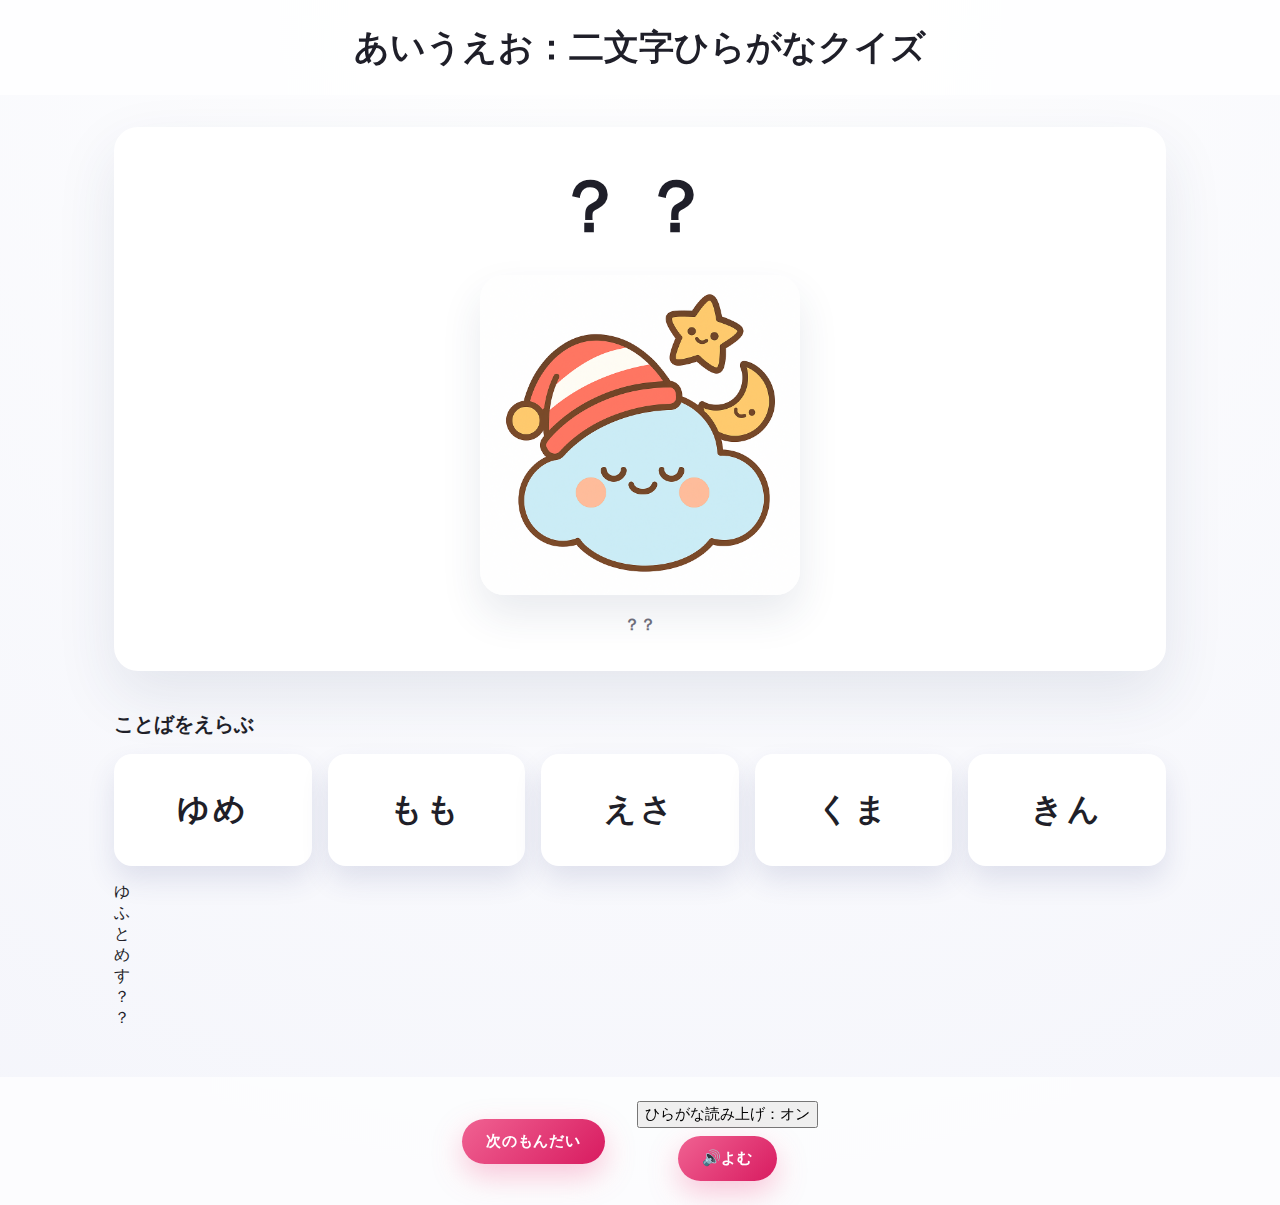
<file: index.html>
<!DOCTYPE html>
<html lang="ja">
  <head>
    <meta charset="UTF-8" />
    <meta name="viewport" content="width=device-width, initial-scale=1.0" />
    <title>あいうえお：二文字ひらがなクイズ</title>
    <link rel="stylesheet" href="style.css" />
    <script src="main.js" defer></script>
  </head>
  <body>
    <header class="app-header">
      <h1>あいうえお：二文字ひらがなクイズ</h1>
    </header>
    <main class="app-main">
      <section class="prompt" aria-labelledby="prompt-title">
        <h2 id="prompt-title" class="sr-only">出題</h2>
        <div class="word-display" id="word-display" aria-live="polite">？？</div>
        <figure class="illustration">
          <img src="assets/placeholder.svg" alt="ことばの仮イラスト" id="word-illustration" />
          <figcaption id="illustration-caption">カードをえらんで正解を確認しましょう</figcaption>
        </figure>
        <p class="result" id="result-text" role="status" aria-live="polite"></p>
      </section>
      <section class="choices" aria-labelledby="choices-title">
        <h2 id="choices-title">ことばをえらぶ</h2>
        <div class="card-grid" id="card-grid" role="list"></div>
        <div class="letter-play-area" aria-label="文字カードを並べ替えるエリア">
          <div
            class="letter-pool"
            id="letter-pool"
            role="list"
            aria-label="ひらがなカードの候補"
            aria-roledescription="ドラッグ可能なカードの一覧"
          ></div>
          <div
            class="drop-slots"
            id="drop-slots"
            role="list"
            aria-label="文字を置くスロット"
            aria-roledescription="ドロップできる場所"
          >
            <div
              class="drop-slot"
              data-slot-index="0"
              role="listitem"
              aria-label="1文字目のスロット"
              aria-dropeffect="move"
            ></div>
            <div
              class="drop-slot"
              data-slot-index="1"
              role="listitem"
              aria-label="2文字目のスロット"
              aria-dropeffect="move"
            ></div>
          </div>
        </div>
      </section>
    </main>
    <footer class="app-footer">
      <div class="footer-controls">
        <button
          type="button"
          id="new-problem-btn"
          class="accent-btn"
          aria-label="次のもんだい"
        >
          次のもんだい
        </button>
        <div class="speech-area">
          <button
            type="button"
            id="toggle-tile-audio-btn"
            class="toggle-speech-btn"
            aria-pressed="true"
            aria-label="ひらがな選択時の読み上げを切り替える"
          >
            ひらがな読み上げ：<span id="tile-audio-status">オン</span>
          </button>
          <button
            type="button"
            id="speak-btn"
            class="speak-btn"
            aria-label="選択中のことばを読み上げる"
          >
            🔊よむ
          </button>
          <p class="speech-notice" id="speech-notice" role="status" aria-live="polite" hidden>
            音声は未対応です
          </p>
        </div>
      </div>
    </footer>
  </body>
</html>
</file>
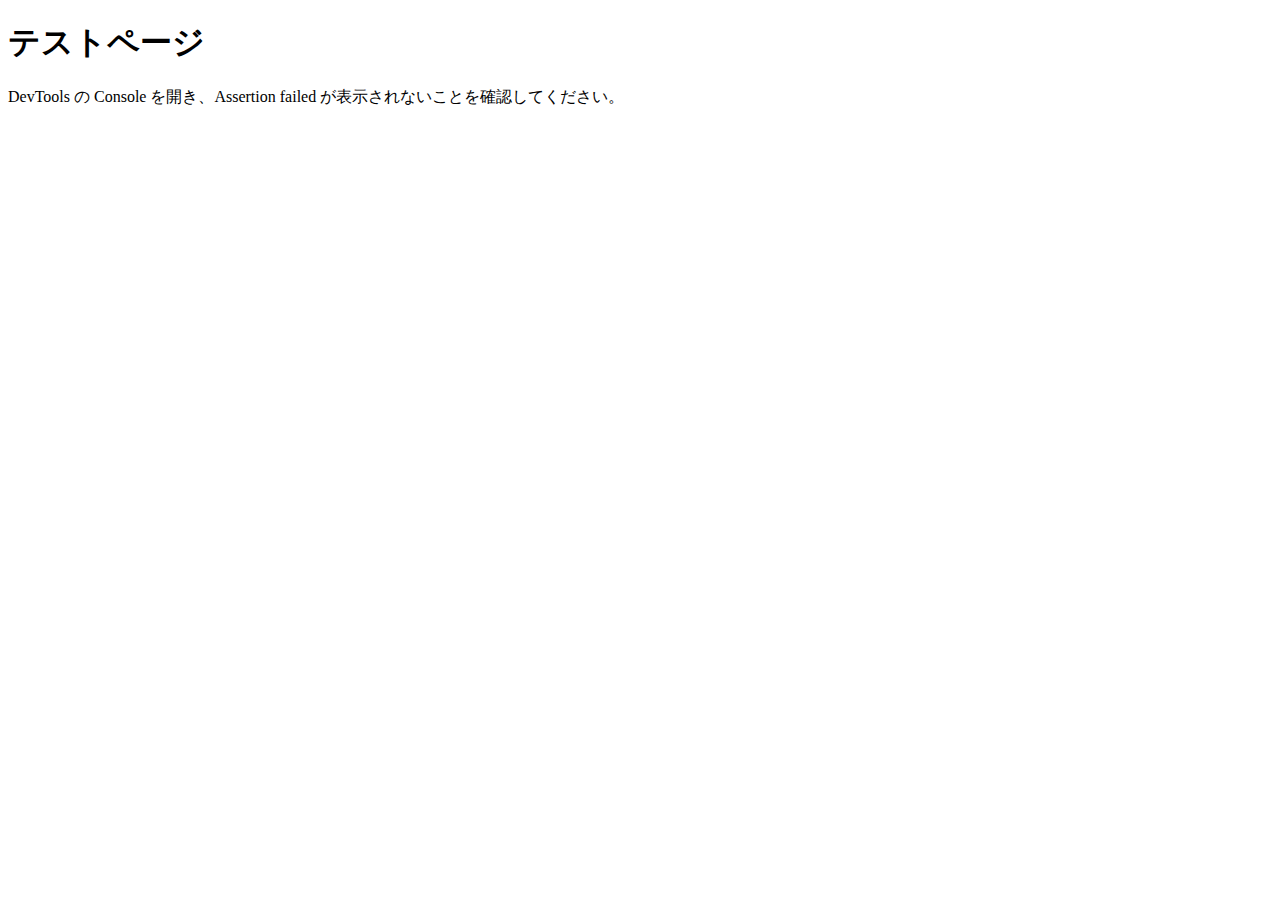
<file: test.html>
<!DOCTYPE html>
<html lang="ja">
  <head>
    <meta charset="UTF-8" />
    <title>テスト：buildChoiceSet</title>
    <script src="main.js" defer></script>
  </head>
  <body>
    <h1>テストページ</h1>
    <p>DevTools の Console を開き、Assertion failed が表示されないことを確認してください。</p>
    <script>
      window.addEventListener('DOMContentLoaded', () => {
        const { buildChoiceSet, WORDS } = window.__aiueo__ || {};
        if (typeof buildChoiceSet !== 'function' || !Array.isArray(WORDS)) {
          console.error('テスト実行に必要な関数が見つかりません');
          return;
        }

        const TEST_RUNS = 10;
        for (let i = 0; i < TEST_RUNS; i += 1) {
          const currentWord = WORDS[Math.floor(Math.random() * WORDS.length)];
          const choices = buildChoiceSet(currentWord, WORDS);

          console.assert(Array.isArray(choices), 'choices は配列である必要があります');
          console.assert(
            choices.length === 5,
            '選択肢は常に5件である必要があります',
          );
          console.assert(
            choices.includes(currentWord),
            '選択肢には必ず正解が含まれている必要があります',
          );
          const uniqueChoices = new Set(choices);
          console.assert(
            uniqueChoices.size === choices.length,
            '選択肢には重複があってはいけません',
          );
        }

        console.log('All assertions passed.');
      });
    </script>
  </body>
</html>
</file>
<file: style.css>
:root {
  --bg: #f4f5fb;
  --surface: #ffffff;
  --text: #1f1f29;
  --muted: #6d6d7a;
  --accent: #f06292;
  --accent-dark: #d81b60;
  --correct: #2e7d32;
  --incorrect: #c62828;
  font-family: 'Noto Sans JP', 'Hiragino Kaku Gothic Pro', 'Yu Gothic', sans-serif;
}

* {
  box-sizing: border-box;
}

body {
  margin: 0;
  min-height: 100vh;
  background: radial-gradient(circle at top, #ffffff, var(--bg));
  color: var(--text);
  display: flex;
  flex-direction: column;
}

h1,
 h2,
 h3 {
  margin: 0;
  font-weight: 700;
}

p {
  margin: 0;
}

button {
  font: inherit;
}

.app-header,
.app-footer {
  padding: 1.5rem 1rem;
  text-align: center;
  background-color: rgba(255, 255, 255, 0.7);
  backdrop-filter: blur(6px);
}

.app-header h1 {
  font-size: clamp(1.4rem, 2vw + 1rem, 2.2rem);
}

.app-main {
  width: min(100%, 1100px);
  margin: 0 auto;
  padding: 2rem 1.5rem 3rem;
  display: grid;
  gap: 2.5rem;
}

.prompt {
  display: grid;
  gap: 1.25rem;
  justify-items: center;
  padding: 2rem;
  border-radius: 24px;
  background-color: var(--surface);
  box-shadow: 0 24px 60px rgba(43, 58, 101, 0.1);
}

.word-display {
  font-size: clamp(2.5rem, 4vw + 1.5rem, 4.5rem);
  letter-spacing: 0.2em;
  font-weight: 700;
}

.illustration {
  margin: 0;
  width: min(100%, 320px);
  display: grid;
  gap: 0.5rem;
  text-align: center;
}

.illustration img {
  width: 100%;
  height: auto;
  border-radius: 24px;
  box-shadow: 0 20px 40px rgba(43, 58, 101, 0.1);
}

.illustration figcaption {
  color: var(--muted);
  font-size: 0.95rem;
}

.result {
  min-height: 1.5rem;
  font-weight: 600;
  color: var(--muted);
}

.speak-btn,
.accent-btn {
  padding: 0.75rem 1.5rem;
  border-radius: 999px;
  border: none;
  background: linear-gradient(135deg, var(--accent), var(--accent-dark));
  color: #fff;
  font-weight: 600;
  letter-spacing: 0.05em;
  cursor: pointer;
  box-shadow: 0 12px 30px rgba(240, 98, 146, 0.35);
  transition: transform 0.2s ease, box-shadow 0.2s ease;
}

.speak-btn:disabled,
.accent-btn:disabled {
  background: linear-gradient(135deg, #bdbdc2, #a5a5aa);
  box-shadow: none;
  cursor: not-allowed;
}

.speak-btn:hover:not(:disabled),
.accent-btn:hover:not(:disabled),
.speak-btn:focus-visible,
.accent-btn:focus-visible {
  transform: translateY(-2px);
  box-shadow: 0 16px 36px rgba(216, 27, 96, 0.35);
  outline: none;
}

.choices {
  display: grid;
  gap: 1rem;
}

.choices h2 {
  font-size: 1.25rem;
}

.card-grid {
  display: grid;
  gap: 1rem;
  grid-template-columns: repeat(auto-fit, minmax(120px, 1fr));
}

.choice-card {
  list-style: none;
  border: 2px solid transparent;
  background-color: var(--surface);
  border-radius: 18px;
  padding: 1.5rem 1rem;
  min-height: 112px;
  display: grid;
  place-items: center;
  font-size: 2rem;
  font-weight: 600;
  letter-spacing: 0.1em;
  color: var(--text);
  cursor: pointer;
  position: relative;
  box-shadow: 0 14px 28px rgba(46, 61, 123, 0.12);
  transition: transform 0.2s ease, box-shadow 0.2s ease, border-color 0.2s ease,
    background-color 0.2s ease;
}

.choice-card:hover,
.choice-card:focus-visible {
  transform: translateY(-4px);
  box-shadow: 0 24px 40px rgba(46, 61, 123, 0.18);
  border-color: rgba(240, 98, 146, 0.4);
  outline: none;
}

.choice-card.selected {
  border-color: var(--accent);
}

.choice-card.correct {
  border-color: var(--correct);
  background-color: rgba(46, 125, 50, 0.12);
}

.choice-card.incorrect {
  border-color: var(--incorrect);
  background-color: rgba(198, 40, 40, 0.12);
}

.choice-card[aria-disabled='true'] {
  pointer-events: none;
  opacity: 0.75;
}

.app-footer {
  color: var(--muted);
  font-size: 0.95rem;
}

.footer-controls {
  display: flex;
  flex-direction: column;
  align-items: center;
  gap: 1rem;
}

.footer-controls .accent-btn {
  width: min(100%, 260px);
}

.speech-area {
  display: flex;
  flex-direction: column;
  align-items: center;
  gap: 0.5rem;
}

.speech-notice {
  margin: 0;
  font-size: 0.9rem;
  color: var(--muted);
}

@media (min-width: 720px) {
  .app-footer {
    padding-inline: 3rem;
  }

  .footer-controls {
    flex-direction: row;
    justify-content: center;
    gap: 2rem;
  }

  .footer-controls .accent-btn {
    width: auto;
  }
}

.sr-only {
  position: absolute;
  width: 1px;
  height: 1px;
  padding: 0;
  margin: -1px;
  overflow: hidden;
  clip: rect(0, 0, 0, 0);
  border: 0;
}


@media (max-width: 599px) {
  .prompt {
    padding: 1.5rem;
  }

  .choice-card {
    min-height: 96px;
  }
}
</file>
